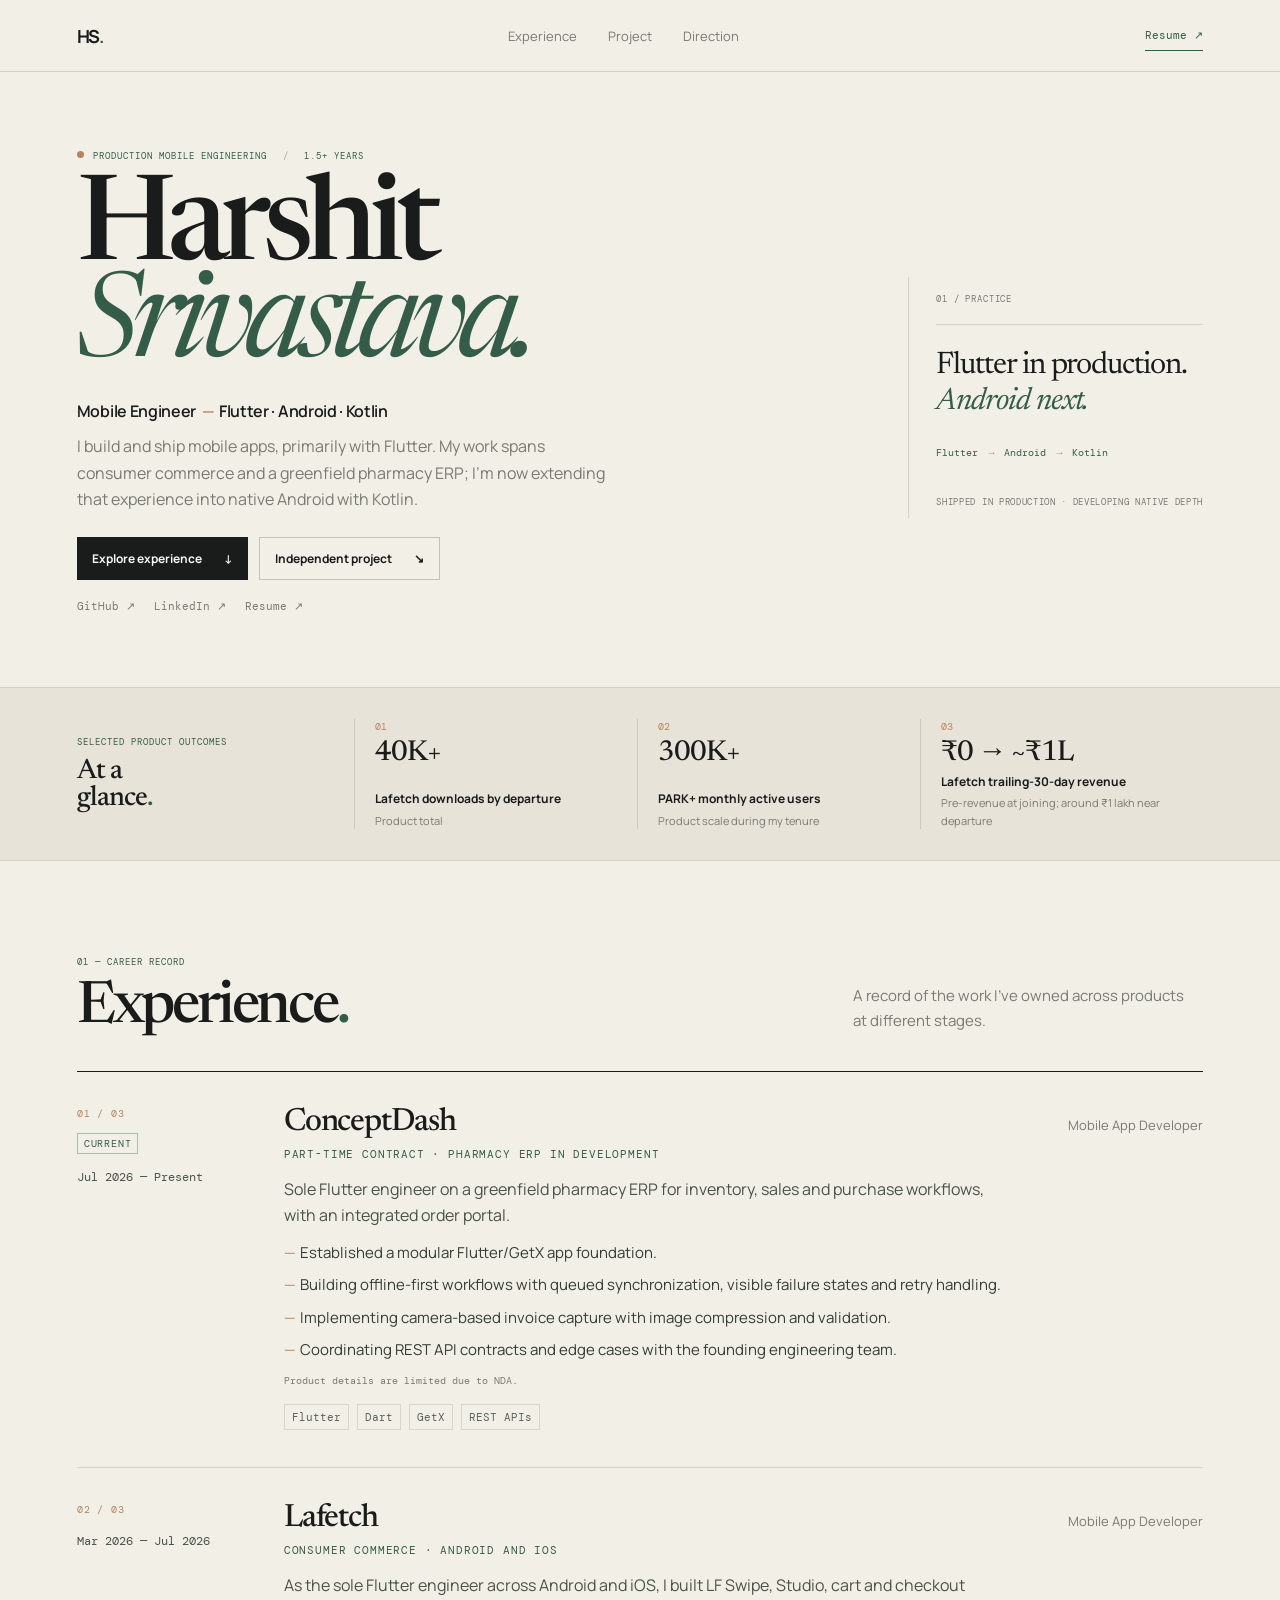
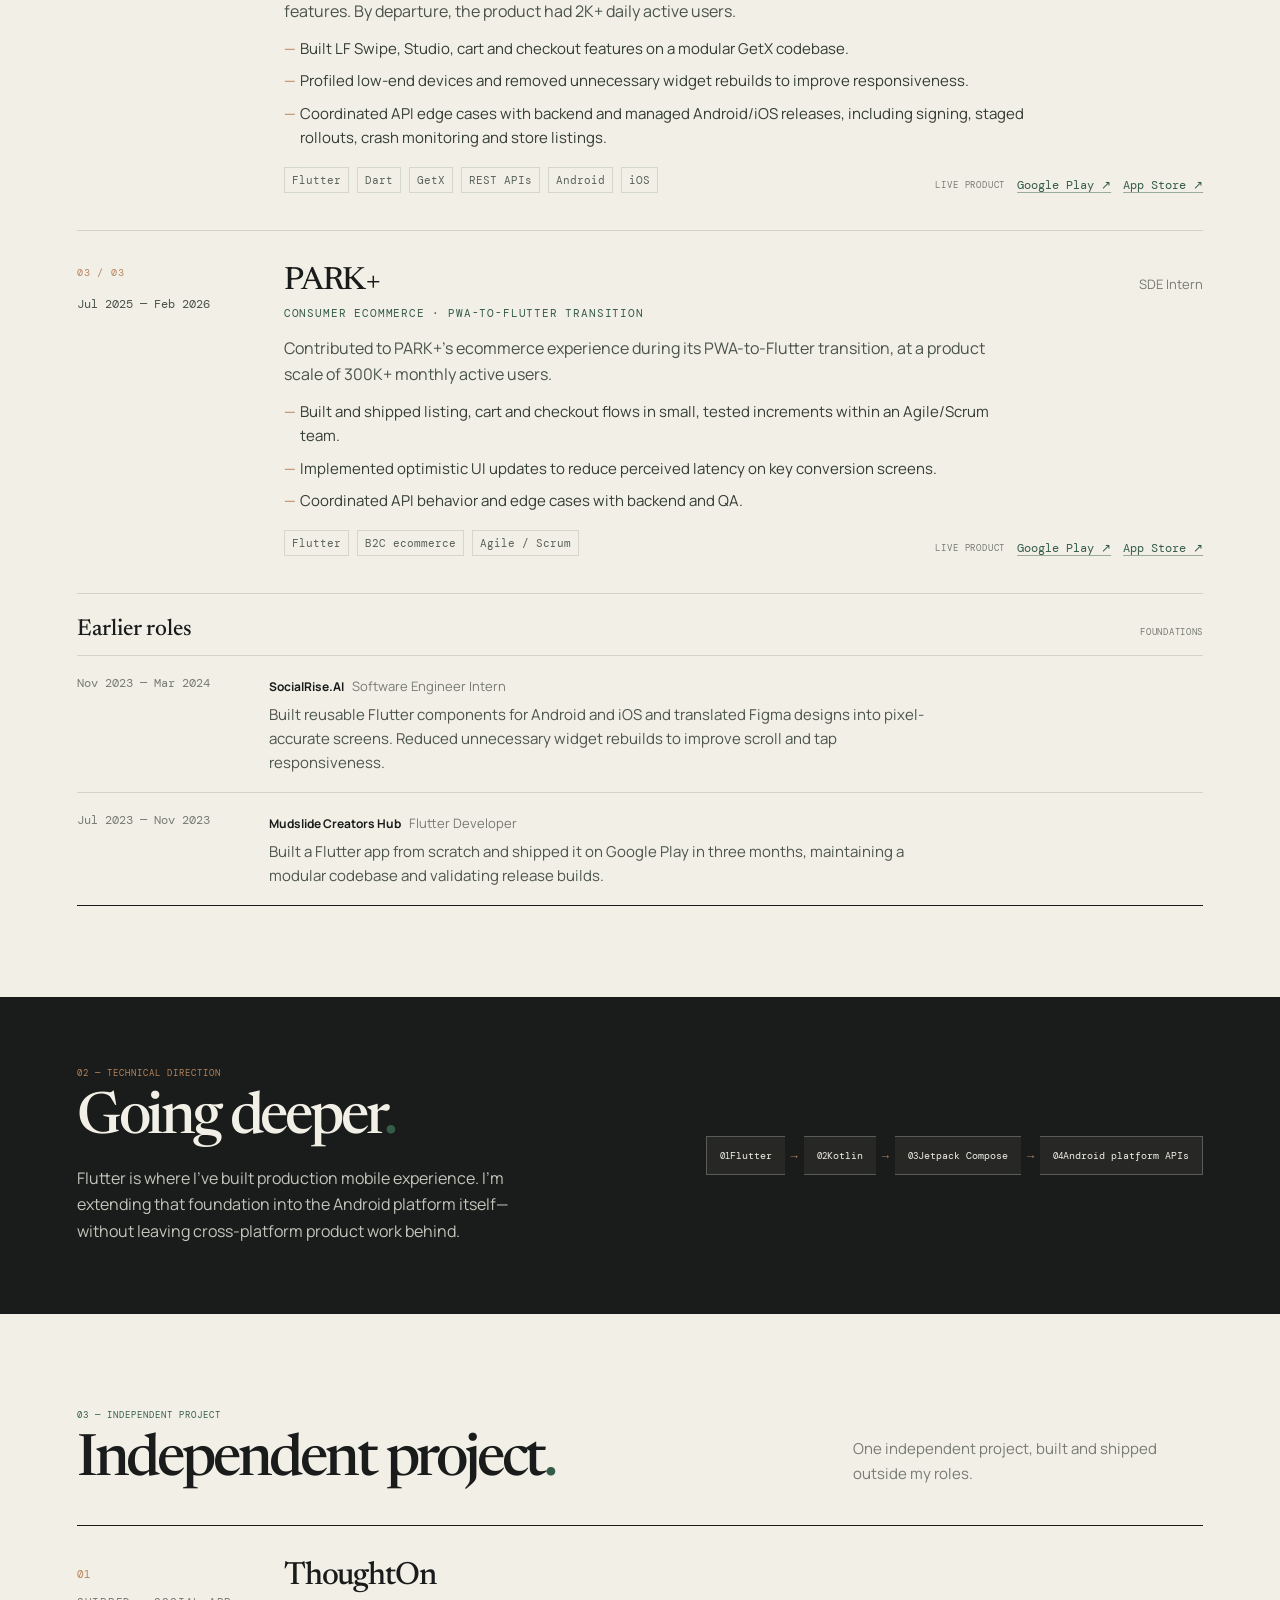
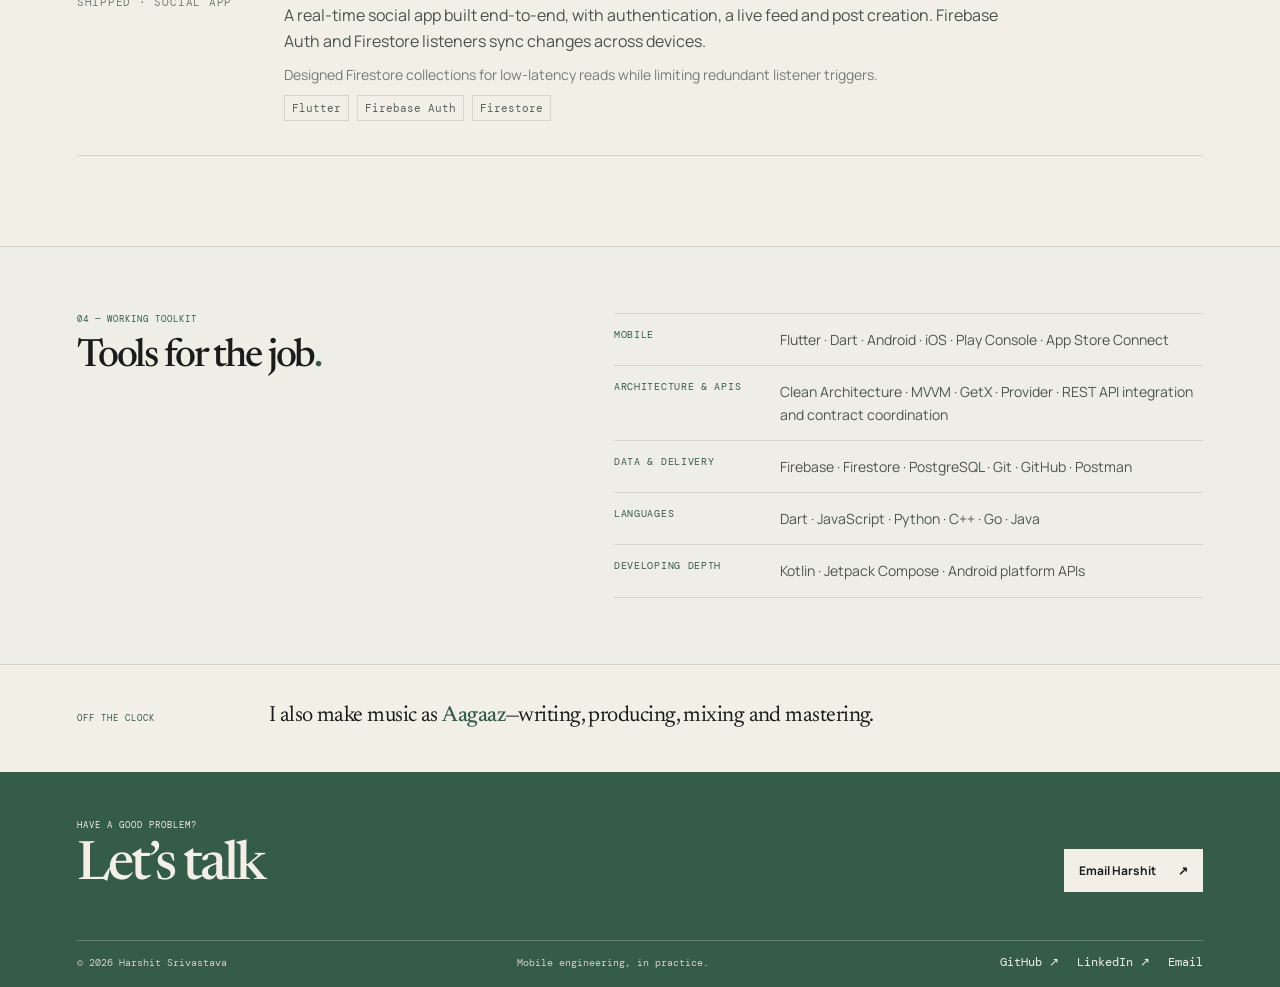
<file: index.html>
<!doctype html>
<html lang="en">
<head>
  <meta charset="utf-8">
  <meta name="viewport" content="width=device-width, initial-scale=1">
  <meta name="theme-color" content="#f2efe7">
  <title>Harshit Srivastava | Mobile Engineer</title>
  <meta name="description" content="Mobile engineer with 1.5+ years of hands-on experience building and shipping Flutter apps across Android and iOS, now extending that experience into native Android with Kotlin.">
  <link rel="canonical" href="https://subsavage.github.io/">
  <meta property="og:type" content="website">
  <meta property="og:title" content="Harshit Srivastava | Mobile Engineer">
  <meta property="og:description" content="Mobile engineer with 1.5+ years of hands-on experience building and shipping Flutter apps across Android and iOS, now extending that experience into native Android with Kotlin.">
  <meta property="og:url" content="https://subsavage.github.io/">
  <meta property="og:locale" content="en_IN">
  <script type="application/ld+json">{"@context":"https://schema.org","@type":"Person","name":"Harshit Srivastava","jobTitle":"Mobile Engineer","description":"Mobile engineer with 1.5+ years of hands-on experience building and shipping Flutter apps across Android and iOS, now extending that experience into native Android with Kotlin.","url":"https://subsavage.github.io/","email":"harshitproff4@gmail.com","sameAs":["https://github.com/subsavage","https://linkedin.com/in/harshit-srivast-ava"]}</script>
  <link rel="icon" href="./favicon.svg" type="image/svg+xml">
  <link rel="preconnect" href="https://fonts.googleapis.com">
  <link rel="preconnect" href="https://fonts.gstatic.com" crossorigin>
  <link href="https://fonts.googleapis.com/css2?family=DM+Mono:wght@400;500&family=Manrope:wght@400;500;600;700&family=Newsreader:ital,opsz,wght@0,6..72,400;0,6..72,500;1,6..72,400;1,6..72,500&display=swap" rel="stylesheet">
  <link rel="stylesheet" href="./styles.css">
</head>
<body>
  <a class="skip-link" href="#main">Skip to content</a>
  <header class="site-header">
    <a class="wordmark" href="#top" aria-label="Harshit Srivastava, home">HS<span>.</span></a>
    <nav aria-label="Main navigation">
      <a href="#experience">Experience</a>
      <a href="#builds">Project</a>
      <a href="#direction">Direction</a>
    </nav>
    <a class="header-link" href="./assets/Harshit-Srivastava-Resume.pdf" target="_blank" rel="noreferrer">Resume <span aria-hidden="true">↗</span></a>
  </header>
  <main id="main">
    <section class="hero page-wrap" id="top" aria-labelledby="hero-title">
      <div class="hero-main">
        <p class="eyebrow"><span class="status-dot" aria-hidden="true"></span>PRODUCTION MOBILE ENGINEERING <span class="eyebrow-sep">/</span> 1.5+ YEARS</p>
        <h1 id="hero-title">Harshit<br><em>Srivastava.</em></h1>
        <p class="hero-role">Mobile Engineer <span>—</span> Flutter · Android · Kotlin</p>
        <p class="hero-copy">I build and ship mobile apps, primarily with Flutter. My work spans consumer commerce and a greenfield pharmacy ERP; I’m now extending that experience into native Android with Kotlin.</p>
        <div class="hero-actions">
          <a class="action action-primary" href="#experience">Explore experience <span aria-hidden="true">↓</span></a>
          <a class="action action-secondary" href="#builds">Independent project <span aria-hidden="true">↘</span></a>
        </div>
        <div class="hero-links" id="hero-links"><a href="https://github.com/subsavage" target="_blank" rel="noopener noreferrer" aria-label="Open Harshit’s GitHub profile (opens in a new tab)">GitHub <span aria-hidden="true">↗</span></a><a href="https://linkedin.com/in/harshit-srivast-ava" target="_blank" rel="noopener noreferrer" aria-label="Open Harshit’s LinkedIn profile (opens in a new tab)">LinkedIn <span aria-hidden="true">↗</span></a><a href="./assets/Harshit-Srivastava-Resume.pdf" target="_blank" rel="noopener noreferrer">Resume <span aria-hidden="true">↗</span></a></div>
      </div>
      <aside class="hero-aside" aria-label="Engineering focus">
        <span class="aside-number">01 / PRACTICE</span>
        <div class="aside-rule"></div>
        <p>Flutter in production.<br><em>Android next.</em></p>
        <div class="focus-path"><span>Flutter</span><b aria-hidden="true">→</b><span>Android</span><b aria-hidden="true">→</b><span>Kotlin</span></div>
        <span class="aside-caption">SHIPPED IN PRODUCTION · DEVELOPING NATIVE DEPTH</span>
      </aside>
    </section>

    <section class="proof-band" aria-labelledby="proof-title">
      <div class="proof-grid page-wrap">
        <div class="proof-heading"><p class="eyebrow">SELECTED PRODUCT OUTCOMES</p><h2 id="proof-title">At a<br>glance<span>.</span></h2></div>
        <div class="proof-items" id="proof-items"><article class="proof-item">
  <span class="proof-index">01</span>
  <strong class="proof-value">40K+</strong>
  <p class="proof-label">Lafetch downloads by departure</p>
  <p class="proof-context">Product total</p>
</article><article class="proof-item">
  <span class="proof-index">02</span>
  <strong class="proof-value">300K+</strong>
  <p class="proof-label">PARK+ monthly active users</p>
  <p class="proof-context">Product scale during my tenure</p>
</article><article class="proof-item">
  <span class="proof-index">03</span>
  <strong class="proof-value">₹0 → ~₹1L</strong>
  <p class="proof-label">Lafetch trailing-30-day revenue</p>
  <p class="proof-context">Pre-revenue at joining; around ₹1 lakh near departure</p>
</article></div>
      </div>
    </section>

    <section class="section-wrap page-wrap" id="experience" aria-labelledby="experience-title">
      <div class="section-head">
        <div><p class="eyebrow">01 — CAREER RECORD</p><h2 id="experience-title">Experience<span>.</span></h2></div>
        <p class="section-deck">A record of the work I’ve owned across products at different stages.</p>
      </div>
      <div class="experience-list" id="experience-list"><article class="experience-entry">
  <div class="entry-rail">
    <span class="entry-index">01 / 03</span>
    <span class="current-label">CURRENT</span>
    <span class="entry-date">Jul 2026 — Present</span>
  </div>
  <div class="entry-main">
    <header class="entry-top"><h3>ConceptDash</h3><span class="entry-role">Mobile App Developer</span></header>
    <p class="entry-domain">Part-time contract · Pharmacy ERP in development</p>
    <p class="entry-summary">Sole Flutter engineer on a greenfield pharmacy ERP for inventory, sales and purchase workflows, with an integrated order portal.</p>
    <ul class="entry-points"><li>Established a modular Flutter/GetX app foundation.</li><li>Building offline-first workflows with queued synchronization, visible failure states and retry handling.</li><li>Implementing camera-based invoice capture with image compression and validation.</li><li>Coordinating REST API contracts and edge cases with the founding engineering team.</li></ul>
    <p class="nda-note">Product details are limited due to NDA.</p>
    <div class="entry-details">
      <div class="tech-list" aria-label="Technologies"><span>Flutter</span><span>Dart</span><span>GetX</span><span>REST APIs</span></div>

    </div>
  </div>
</article><article class="experience-entry">
  <div class="entry-rail">
    <span class="entry-index">02 / 03</span>

    <span class="entry-date">Mar 2026 — Jul 2026</span>
  </div>
  <div class="entry-main">
    <header class="entry-top"><h3>Lafetch</h3><span class="entry-role">Mobile App Developer</span></header>
    <p class="entry-domain">Consumer commerce · Android and iOS</p>
    <p class="entry-summary">As the sole Flutter engineer across Android and iOS, I built LF Swipe, Studio, cart and checkout features. By departure, the product had 2K+ daily active users.</p>
    <ul class="entry-points"><li>Built LF Swipe, Studio, cart and checkout features on a modular GetX codebase.</li><li>Profiled low-end devices and removed unnecessary widget rebuilds to improve responsiveness.</li><li>Coordinated API edge cases with backend and managed Android/iOS releases, including signing, staged rollouts, crash monitoring and store listings.</li></ul>

    <div class="entry-details">
      <div class="tech-list" aria-label="Technologies"><span>Flutter</span><span>Dart</span><span>GetX</span><span>REST APIs</span><span>Android</span><span>iOS</span></div>
      <nav class="product-links" aria-label="Lafetch app listings"><span class="product-links-label">LIVE PRODUCT</span><a href="https://play.google.com/store/apps/details?id=com.lafetch.customer&amp;hl=en_IN" target="_blank" rel="noopener noreferrer" aria-label="Open Lafetch on Google Play (opens in a new tab)">Google Play <span aria-hidden="true">↗</span></a><a href="https://apps.apple.com/in/app/lafetch-fetch-your-fashion/id6739497338" target="_blank" rel="noopener noreferrer" aria-label="Open Lafetch on App Store (opens in a new tab)">App Store <span aria-hidden="true">↗</span></a></nav>
    </div>
  </div>
</article><article class="experience-entry">
  <div class="entry-rail">
    <span class="entry-index">03 / 03</span>

    <span class="entry-date">Jul 2025 — Feb 2026</span>
  </div>
  <div class="entry-main">
    <header class="entry-top"><h3>PARK+</h3><span class="entry-role">SDE Intern</span></header>
    <p class="entry-domain">Consumer ecommerce · PWA-to-Flutter transition</p>
    <p class="entry-summary">Contributed to PARK+’s ecommerce experience during its PWA-to-Flutter transition, at a product scale of 300K+ monthly active users.</p>
    <ul class="entry-points"><li>Built and shipped listing, cart and checkout flows in small, tested increments within an Agile/Scrum team.</li><li>Implemented optimistic UI updates to reduce perceived latency on key conversion screens.</li><li>Coordinated API behavior and edge cases with backend and QA.</li></ul>

    <div class="entry-details">
      <div class="tech-list" aria-label="Technologies"><span>Flutter</span><span>B2C ecommerce</span><span>Agile / Scrum</span></div>
      <nav class="product-links" aria-label="PARK+ app listings"><span class="product-links-label">LIVE PRODUCT</span><a href="https://play.google.com/store/apps/details?id=com.ovunque.parkwheels&amp;hl=en_IN" target="_blank" rel="noopener noreferrer" aria-label="Open PARK+ on Google Play (opens in a new tab)">Google Play <span aria-hidden="true">↗</span></a><a href="https://apps.apple.com/in/app/park-fastag-challan-app/id1244749178" target="_blank" rel="noopener noreferrer" aria-label="Open PARK+ on App Store (opens in a new tab)">App Store <span aria-hidden="true">↗</span></a></nav>
    </div>
  </div>
</article><section class="earlier-block" aria-labelledby="earlier-title">
  <div class="earlier-heading"><h3 id="earlier-title">Earlier roles</h3><span>FOUNDATIONS</span></div>
  <article class="earlier-entry">
    <div class="earlier-meta">Nov 2023 — Mar 2024</div>
    <div class="earlier-content"><h4>SocialRise.AI</h4><span class="earlier-role">Software Engineer Intern</span><p>Built reusable Flutter components for Android and iOS and translated Figma designs into pixel-accurate screens. Reduced unnecessary widget rebuilds to improve scroll and tap responsiveness.</p></div>
  </article><article class="earlier-entry">
    <div class="earlier-meta">Jul 2023 — Nov 2023</div>
    <div class="earlier-content"><h4>Mudslide Creators Hub</h4><span class="earlier-role">Flutter Developer</span><p>Built a Flutter app from scratch and shipped it on Google Play in three months, maintaining a modular codebase and validating release builds.</p></div>
  </article>
</section></div>
    </section>

    <section class="direction-band" id="direction" aria-labelledby="direction-title">
      <div class="direction-grid page-wrap">
        <div class="direction-copy">
          <p class="eyebrow">02 — TECHNICAL DIRECTION</p>
          <h2 id="direction-title">Going deeper<span>.</span></h2>
          <p>Flutter is where I’ve built production mobile experience. I’m extending that foundation into the Android platform itself—without leaving cross-platform product work behind.</p>
        </div>
        <div class="direction-path" id="direction-path" aria-label="Current technical direction"><span class="direction-step"><small>01</small>Flutter</span><span class="direction-arrow" aria-hidden="true">→</span><span class="direction-step"><small>02</small>Kotlin</span><span class="direction-arrow" aria-hidden="true">→</span><span class="direction-step"><small>03</small>Jetpack Compose</span><span class="direction-arrow" aria-hidden="true">→</span><span class="direction-step"><small>04</small>Android platform APIs</span></div>
      </div>
    </section>

    <section class="section-wrap page-wrap builds-section" id="builds" aria-labelledby="builds-title">
      <div class="section-head">
        <div><p class="eyebrow">03 — INDEPENDENT PROJECT</p><h2 id="builds-title">Independent project<span>.</span></h2></div>
        <p class="section-deck">One independent project, built and shipped outside my roles.</p>
      </div>
      <div class="project-list" id="project-list"><article class="project-entry">
  <div><span class="project-index">01</span><span class="project-status">SHIPPED · SOCIAL APP</span></div>
  <div class="project-main"><h3>ThoughtOn</h3><p>A real-time social app built end-to-end, with authentication, a live feed and post creation. Firebase Auth and Firestore listeners sync changes across devices.</p><p class="project-detail">Designed Firestore collections for low-latency reads while limiting redundant listener triggers.</p><div class="tech-list" aria-label="Technologies"><span>Flutter</span><span>Firebase Auth</span><span>Firestore</span></div></div>
</article></div>
    </section>

    <section class="toolkit-band" id="toolkit" aria-labelledby="toolkit-title">
      <div class="toolkit-grid page-wrap">
        <div><p class="eyebrow">04 — WORKING TOOLKIT</p><h2 id="toolkit-title">Tools for the job<span>.</span></h2></div>
        <div class="skills-list" id="skills-list"><div class="skill-row"><strong class="skill-category">Mobile</strong><span class="skill-items">Flutter · Dart · Android · iOS · Play Console · App Store Connect</span></div><div class="skill-row"><strong class="skill-category">Architecture &amp; APIs</strong><span class="skill-items">Clean Architecture · MVVM · GetX · Provider · REST API integration and contract coordination</span></div><div class="skill-row"><strong class="skill-category">Data &amp; delivery</strong><span class="skill-items">Firebase · Firestore · PostgreSQL · Git · GitHub · Postman</span></div><div class="skill-row"><strong class="skill-category">Languages</strong><span class="skill-items">Dart · JavaScript · Python · C++ · Go · Java</span></div><div class="skill-row"><strong class="skill-category">Developing depth</strong><span class="skill-items">Kotlin · Jetpack Compose · Android platform APIs</span></div></div>
      </div>
    </section>

    <section class="about-line page-wrap" id="about" aria-label="Outside engineering">
      <p class="eyebrow">OFF THE CLOCK</p>
      <p>I also make music as <strong>Aagaaz</strong>—writing, producing, mixing and mastering.</p>
    </section>
  </main>
  <footer class="site-footer" id="contact">
    <div class="footer-inner page-wrap">
      <div class="footer-main"><p class="eyebrow">HAVE A GOOD PROBLEM?</p><h2>Let’s talk<span>.</span></h2></div>
      <a class="action action-primary contact-action" href="mailto:harshitproff4@gmail.com">Email Harshit <span aria-hidden="true">↗</span></a>
      <div class="footer-bottom"><span>© 2026 Harshit Srivastava</span><span>Mobile engineering, in practice.</span><div class="footer-links" id="footer-links"><a href="https://github.com/subsavage" target="_blank" rel="noopener noreferrer" aria-label="Open Harshit’s GitHub profile (opens in a new tab)">GitHub <span aria-hidden="true">↗</span></a><a href="https://linkedin.com/in/harshit-srivast-ava" target="_blank" rel="noopener noreferrer" aria-label="Open Harshit’s LinkedIn profile (opens in a new tab)">LinkedIn <span aria-hidden="true">↗</span></a><a href="mailto:harshitproff4@gmail.com">Email</a></div></div>
    </div>
  </footer>
</body>
</html>
</file>
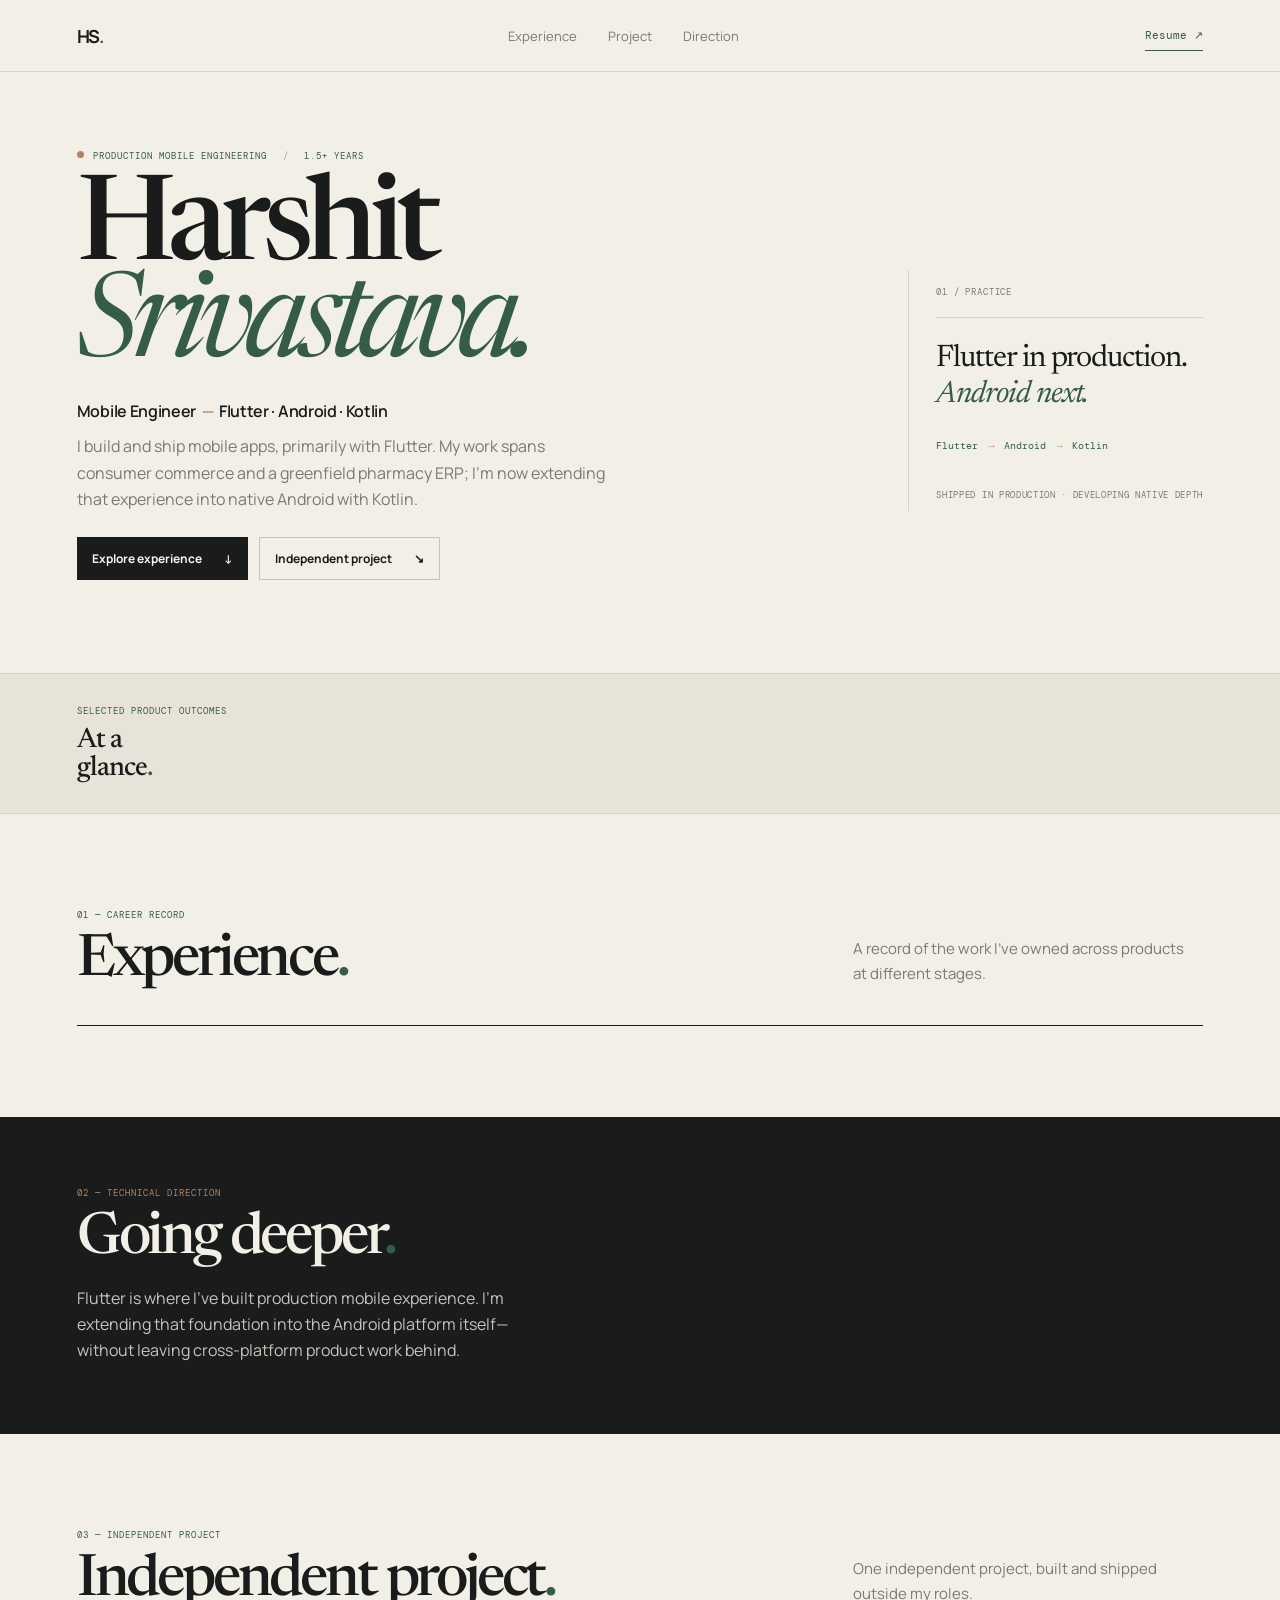
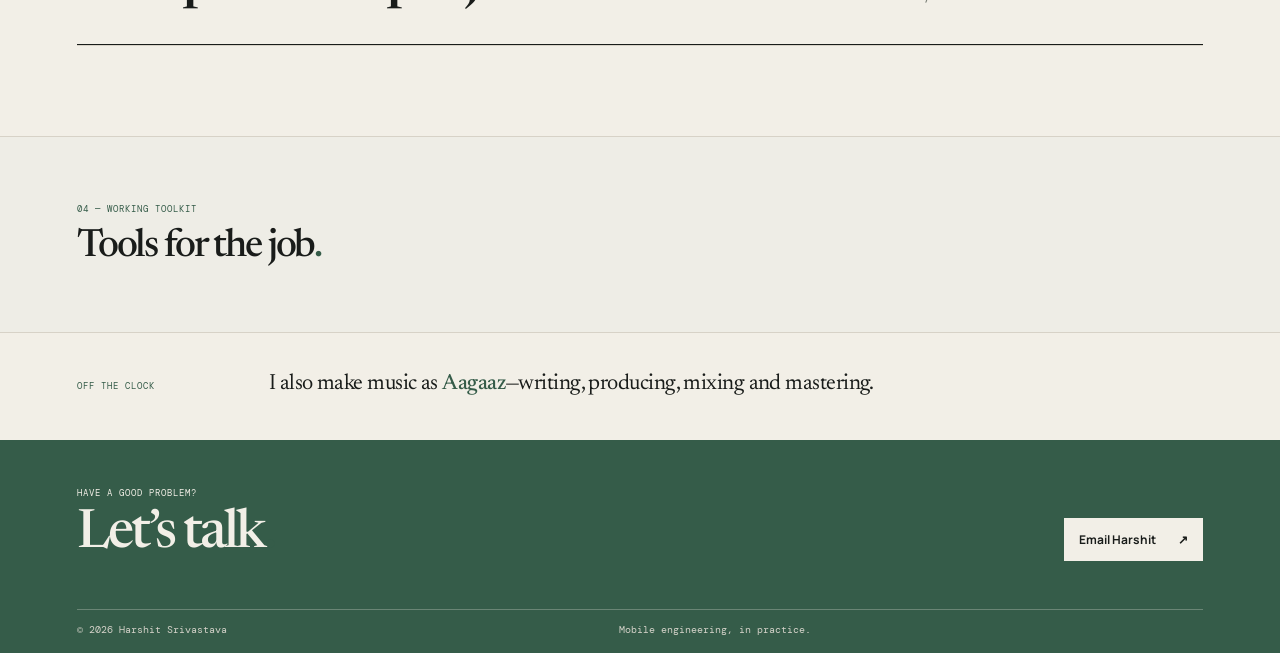
<file: index.template.html>
<!doctype html>
<html lang="en">
<head>
  <meta charset="utf-8">
  <meta name="viewport" content="width=device-width, initial-scale=1">
  <meta name="theme-color" content="#f2efe7">
  <title>Harshit Srivastava | Mobile Engineer</title>
  <meta name="description" content="Production mobile engineer with 1.5+ years of Flutter experience, shipping apps across Android and iOS while deepening native Android and Kotlin expertise.">
  <link rel="canonical" href="https://subsavage.github.io/">
  <meta property="og:type" content="website">
  <meta property="og:title" content="Harshit Srivastava | Mobile Engineer">
  <meta property="og:description" content="Production mobile engineer with 1.5+ years of Flutter experience, shipping apps across Android and iOS while deepening native Android and Kotlin expertise.">
  <meta property="og:url" content="https://subsavage.github.io/">
  <meta property="og:locale" content="en_IN">
  <script type="application/ld+json">{{JSON_LD}}</script>
  <link rel="icon" href="./favicon.svg" type="image/svg+xml">
  <link rel="preconnect" href="https://fonts.googleapis.com">
  <link rel="preconnect" href="https://fonts.gstatic.com" crossorigin>
  <link href="https://fonts.googleapis.com/css2?family=DM+Mono:wght@400;500&family=Manrope:wght@400;500;600;700&family=Newsreader:ital,opsz,wght@0,6..72,400;0,6..72,500;1,6..72,400;1,6..72,500&display=swap" rel="stylesheet">
  <link rel="stylesheet" href="./styles.css">
</head>
<body>
  <a class="skip-link" href="#main">Skip to content</a>
  <header class="site-header">
    <a class="wordmark" href="#top" aria-label="Harshit Srivastava, home">HS<span>.</span></a>
    <nav aria-label="Main navigation">
      <a href="#experience">Experience</a>
      <a href="#builds">Project</a>
      <a href="#direction">Direction</a>
    </nav>
    <a class="header-link" href="./assets/Harshit-Srivastava-Resume.pdf" target="_blank" rel="noreferrer">Resume <span aria-hidden="true">↗</span></a>
  </header>
  <main id="main">
    <section class="hero page-wrap" id="top" aria-labelledby="hero-title">
      <div class="hero-main">
        <p class="eyebrow"><span class="status-dot" aria-hidden="true"></span>PRODUCTION MOBILE ENGINEERING <span class="eyebrow-sep">/</span> 1.5+ YEARS</p>
        <h1 id="hero-title">Harshit<br><em>Srivastava.</em></h1>
        <p class="hero-role">Mobile Engineer <span>—</span> Flutter · Android · Kotlin</p>
        <p class="hero-copy">I build and ship mobile apps, primarily with Flutter. My work spans consumer commerce and a greenfield pharmacy ERP; I’m now extending that experience into native Android with Kotlin.</p>
        <div class="hero-actions">
          <a class="action action-primary" href="#experience">Explore experience <span aria-hidden="true">↓</span></a>
          <a class="action action-secondary" href="#builds">Independent project <span aria-hidden="true">↘</span></a>
        </div>
        <div class="hero-links" id="hero-links"><!-- build:hero-links --></div>
      </div>
      <aside class="hero-aside" aria-label="Engineering focus">
        <span class="aside-number">01 / PRACTICE</span>
        <div class="aside-rule"></div>
        <p>Flutter in production.<br><em>Android next.</em></p>
        <div class="focus-path"><span>Flutter</span><b aria-hidden="true">→</b><span>Android</span><b aria-hidden="true">→</b><span>Kotlin</span></div>
        <span class="aside-caption">SHIPPED IN PRODUCTION · DEVELOPING NATIVE DEPTH</span>
      </aside>
    </section>

    <section class="proof-band" aria-labelledby="proof-title">
      <div class="proof-grid page-wrap">
        <div class="proof-heading"><p class="eyebrow">SELECTED PRODUCT OUTCOMES</p><h2 id="proof-title">At a<br>glance<span>.</span></h2></div>
        <div class="proof-items" id="proof-items"><!-- build:proof --></div>
      </div>
    </section>

    <section class="section-wrap page-wrap" id="experience" aria-labelledby="experience-title">
      <div class="section-head">
        <div><p class="eyebrow">01 — CAREER RECORD</p><h2 id="experience-title">Experience<span>.</span></h2></div>
        <p class="section-deck">A record of the work I’ve owned across products at different stages.</p>
      </div>
      <div class="experience-list" id="experience-list"><!-- build:experience --></div>
    </section>

    <section class="direction-band" id="direction" aria-labelledby="direction-title">
      <div class="direction-grid page-wrap">
        <div class="direction-copy">
          <p class="eyebrow">02 — TECHNICAL DIRECTION</p>
          <h2 id="direction-title">Going deeper<span>.</span></h2>
          <p>Flutter is where I’ve built production mobile experience. I’m extending that foundation into the Android platform itself—without leaving cross-platform product work behind.</p>
        </div>
        <div class="direction-path" id="direction-path" aria-label="Current technical direction"><!-- build:direction --></div>
      </div>
    </section>

    <section class="section-wrap page-wrap builds-section" id="builds" aria-labelledby="builds-title">
      <div class="section-head">
        <div><p class="eyebrow">03 — INDEPENDENT PROJECT</p><h2 id="builds-title">Independent project<span>.</span></h2></div>
        <p class="section-deck">One independent project, built and shipped outside my roles.</p>
      </div>
      <div class="project-list" id="project-list"><!-- build:projects --></div>
    </section>

    <section class="toolkit-band" id="toolkit" aria-labelledby="toolkit-title">
      <div class="toolkit-grid page-wrap">
        <div><p class="eyebrow">04 — WORKING TOOLKIT</p><h2 id="toolkit-title">Tools for the job<span>.</span></h2></div>
        <div class="skills-list" id="skills-list"><!-- build:skills --></div>
      </div>
    </section>

    <section class="about-line page-wrap" id="about" aria-label="Outside engineering">
      <p class="eyebrow">OFF THE CLOCK</p>
      <p>I also make music as <strong>Aagaaz</strong>—writing, producing, mixing and mastering.</p>
    </section>
  </main>
  <footer class="site-footer" id="contact">
    <div class="footer-inner page-wrap">
      <div class="footer-main"><p class="eyebrow">HAVE A GOOD PROBLEM?</p><h2>Let’s talk<span>.</span></h2></div>
      <a class="action action-primary contact-action" href="mailto:harshitproff4@gmail.com">Email Harshit <span aria-hidden="true">↗</span></a>
      <div class="footer-bottom"><span>© 2026 Harshit Srivastava</span><span>Mobile engineering, in practice.</span><div class="footer-links" id="footer-links"><!-- build:footer-links --></div></div>
    </div>
  </footer>
</body>
</html>
</file>
<file: styles.css>
:root {
  --paper: #f2efe7;
  --paper-deep: #e8e3d8;
  --white: #f8f6f0;
  --ink: #191c1a;
  --muted: #777b74;
  --line: #d7d2c7;
  --green: #355c49;
  --green-soft: #e4e8e1;
  --rust: #b7835b;
  --mono: "DM Mono",monospace;
  --sans: "Manrope",Arial,sans-serif;
  --display: "Newsreader",Georgia,serif;
  --max: 1180px
}

* {
  box-sizing: border-box
}

html {
  scroll-behavior: smooth;
  scroll-padding-top: 88px
}

body {
  margin: 0;
  background: var(--paper);
  color: var(--ink);
  font-family: var(--sans);
  font-size: 14px;
  -webkit-font-smoothing: antialiased
}

a {
  color: inherit;
  text-decoration: none
}

a:focus-visible {
  outline: 3px solid var(--rust);
  outline-offset: 4px
}

::selection {
  background: var(--green);
  color: var(--white)
}

.page-wrap {
  width: min(var(--max),88%);
  margin-inline: auto
}

.skip-link {
  position: absolute;
  left: -9999px;
  top: 8px;
  z-index: 10;
  background: var(--ink);
  color: white;
  padding: 12px
}

.skip-link:focus {
  left: 12px
}

.site-header {
  height: 72px;
  padding-inline: max(calc((100vw - var(--max))/2),6%);
  display: flex;
  align-items: center;
  justify-content: space-between;
  position: sticky;
  top: 0;
  z-index: 5;
  background: rgba(242,239,231,.97);
  border-bottom: 1px solid var(--line)
}

.wordmark {
  font-size: 18px;
  font-weight: 700;
  letter-spacing: -1.5px
}

.wordmark span,.accent,.section-head h2 span,.proof-heading h2 span,.direction-copy h2 span,.toolkit-grid h2 span,.footer-main h2 span {
  color: var(--green)
}

.site-header nav {
  display: flex;
  gap: 31px;
  font-size: 11px;
  color: #4b554b
}

.site-header nav a,.header-link,.hero-links a,.footer-links a {
  color: var(--muted)
}

.site-header nav a:hover,.header-link:hover,.hero-links a:hover,.footer-links a:hover {
  color: var(--rust)
}

.header-link {
  font: 10px var(--mono);
  border-bottom: 1px solid var(--green);
  padding: 8px 0;
  color: var(--green)
}

.hero {
  min-height: 560px;
  padding-block: 78px 74px;
  display: grid;
  grid-template-columns: minmax(0,1.3fr) minmax(260px,.7fr);
  align-items: center;
  column-gap: 8%;
  position: relative
}

.hero-main {
  max-width: 710px
}

.eyebrow {
  font: 9px var(--mono);
  letter-spacing: .11em;
  text-transform: uppercase;
  color: var(--green);
  margin: 0 0 21px
}

.status-dot {
  display: inline-block;
  width: 7px;
  height: 7px;
  border-radius: 50%;
  background: var(--rust);
  margin-right: 9px;
  vertical-align: 1px
}

.eyebrow-sep {
  color: #a2a89d;
  margin-inline: 10px
}

.hero h1 {
  font: 500 clamp(72px,9.2vw,126px)/.82 var(--display);
  letter-spacing: -.065em;
  margin: 0 0 24px
}

.hero h1 em {
  font-weight: 400;
  color: var(--green);
  letter-spacing: -.075em
}

.hero-role {
  font-size: 14px;
  font-weight: 600;
  letter-spacing: -.02em;
  margin: 0 0 11px
}

.hero-role span {
  color: var(--rust);
  padding-inline: 3px
}

.hero-copy {
  max-width: 540px;
  color: var(--muted);
  line-height: 1.85;
  font-size: 13px;
  margin: 0
}

.hero-actions {
  display: flex;
  gap: 11px;
  margin: 25px 0 19px
}

.action {
  min-height: 43px;
  display: inline-flex;
  align-items: center;
  justify-content: space-between;
  gap: 22px;
  padding: 0 15px;
  font-size: 10px;
  font-weight: 700;
  transition: background .18s,color .18s,border-color .18s
}

.action-primary {
  background: var(--ink);
  color: var(--white)
}

.action-primary:hover {
  background: var(--green)
}

.action-secondary {
  border: 1px solid #bfc6b9
}

.action-secondary:hover {
  border-color: var(--green);
  color: var(--green)
}

.hero-links {
  display: flex;
  gap: 19px;
  font: 9px var(--mono);
  color: var(--muted)
}

.hero-aside {
  max-width: 325px;
  justify-self: end;
  border-left: 1px solid var(--line);
  padding: 7px 0 8px 27px;
  margin-top: 32px
}

.aside-number,.aside-caption {
  font: 8px var(--mono);
  letter-spacing: .09em;
  color: var(--muted)
}

.aside-rule {
  width: 100%;
  height: 1px;
  background: var(--line);
  margin: 17px 0 23px
}

.hero-aside>p {
  font: 400 31px/1.15 var(--display);
  letter-spacing: -.035em;
  margin: 0 0 27px
}

.hero-aside>p em {
  color: var(--green);
  font-weight: 400
}

.focus-path {
  display: flex;
  align-items: center;
  gap: 10px;
  font: 10px var(--mono);
  color: var(--green);
  margin-bottom: 28px
}

.focus-path b {
  font-weight: 400;
  color: var(--rust)
}

.aside-caption {
  font-size: 7px;
  letter-spacing: .075em
}

.hero-index {
  position: absolute;
  right: 0;
  bottom: 27px;
  font: 8px/1.7 var(--mono);
  letter-spacing: .1em;
  color: #8b9287;
  text-align: right
}

.proof-band {
  background: var(--paper-deep);
  border-top: 1px solid var(--line);
  border-bottom: 1px solid var(--line)
}

.proof-grid {
  display: grid;
  grid-template-columns: .8fr 2.8fr;
  gap: 30px;
  align-items: center;
  padding-block: 27px
}

.proof-heading .eyebrow {
  margin-bottom: 10px;
  font-size: 8px
}

.proof-heading h2 {
  font: 500 24px/.98 var(--display);
  letter-spacing: -.035em;
  margin: 0
}

.proof-items {
  display: grid;
  grid-template-columns: repeat(3,minmax(0,1fr))
}

.proof-item {
  min-height: 75px;
  border-left: 1px solid #c6cbbf;
  padding: 1px 17px 0;
  display: grid;
  grid-template-rows: auto 1fr auto;
  align-content: start
}

.proof-item:first-child {
  border-left: 1px solid #c6cbbf
}

.proof-index {
  font: 8px var(--mono);
  color: var(--rust);
  letter-spacing: .05em
}

.proof-value {
  font: 500 clamp(22px,2.4vw,31px)/1 var(--display);
  letter-spacing: -.035em;
  margin: 7px 0 4px;
  white-space: nowrap
}

.proof-label {
  font-size: 9px;
  line-height: 1.45;
  font-weight: 700;
  margin: 0 0 4px
}

.proof-context {
  font-size: 8px;
  line-height: 1.5;
  color: var(--muted);
  margin: 0
}

.section-wrap {
  padding-block: 95px 91px
}

.section-head {
  display: grid;
  grid-template-columns: 1fr minmax(230px,350px);
  gap: 35px;
  align-items: end;
  margin-bottom: 37px
}

.section-head .eyebrow,.direction-copy .eyebrow,.toolkit-grid .eyebrow {
  margin-bottom: 13px
}

.section-head h2,.direction-copy h2,.toolkit-grid h2 {
  font: 500 clamp(39px,5.3vw,58px)/.96 var(--display);
  letter-spacing: -.055em;
  margin: 0
}

.section-deck {
  max-width: 340px;
  color: var(--muted);
  font-size: 11px;
  line-height: 1.85;
  margin: 0 0 3px
}

.experience-list {
  border-top: 1px solid var(--ink)
}

.experience-entry {
  display: grid;
  grid-template-columns: 155px minmax(0,1fr);
  gap: 37px;
  padding: 30px 0 33px;
  border-bottom: 1px solid var(--line)
}

.entry-rail {
  display: flex;
  flex-direction: column;
  align-items: flex-start;
  gap: 9px;
  font: 9px var(--mono);
  color: var(--muted);
  line-height: 1.55
}

.entry-index {
  font-size: 8px;
  color: var(--rust);
  letter-spacing: .08em
}

.current-label {
  display: inline-block;
  color: var(--green);
  border: 1px solid #aebcaf;
  padding: 3px 6px;
  font: 8px var(--mono);
  letter-spacing: .08em
}

.entry-date {
  margin-top: 3px;
  color: #485349
}

.entry-main {
  min-width: 0
}

.entry-top {
  display: flex;
  align-items: baseline;
  justify-content: space-between;
  gap: 20px;
  margin-bottom: 4px
}

.entry-top h3 {
  font: 500 29px/1 var(--display);
  letter-spacing: -.035em;
  margin: 0
}

.entry-role {
  font-size: 10px;
  color: var(--muted);
  white-space: nowrap
}

.entry-domain {
  font: 8px var(--mono);
  letter-spacing: .075em;
  text-transform: uppercase;
  color: var(--green);
  margin: 9px 0 14px
}

.entry-summary {
  max-width: 800px;
  color: #49534a;
  font-size: 11px;
  line-height: 1.8;
  margin: 0 0 12px
}

.entry-points {
  list-style: none;
  display: grid;
  gap: 6px;
  padding: 0;
  margin: 0;
  max-width: 800px
}

.entry-points li {
  position: relative;
  padding-left: 16px;
  font-size: 11px;
  line-height: 1.72;
  color: #333d34
}

.entry-points li::before {
  content: "—";
  position: absolute;
  left: 0;
  color: var(--rust)
}

.entry-details {
  display: grid;
  grid-template-columns: minmax(0,1fr) auto;
  align-items: end;
  gap: 18px;
  margin-top: 17px
}

.tech-list {
  display: flex;
  gap: 6px;
  flex-wrap: wrap
}

.tech-list span {
  font: 8px var(--mono);
  color: #596359;
  border: 1px solid #d3d7cc;
  padding: 4px 6px
}

.nda-note {
  font: 8px var(--mono);
  color: var(--muted);
  margin: 12px 0 0
}

.product-links {
  display: flex;
  align-items: center;
  gap: 12px;
  flex-wrap: wrap
}

.product-links-label {
  font: 7px var(--mono);
  letter-spacing: .09em;
  color: var(--muted)
}

.product-links a {
  font: 8px var(--mono);
  color: var(--green);
  text-decoration: underline;
  text-decoration-color: #9aab99;
  text-underline-offset: 3px
}

.product-links a:hover {
  color: var(--rust)
}

.earlier-block {
  border-bottom: 1px solid var(--ink);
  padding-top: 24px
}

.earlier-heading {
  display: flex;
  align-items: baseline;
  justify-content: space-between;
  border-bottom: 1px solid var(--line);
  padding: 0 0 14px
}

.earlier-heading h3 {
  font: 500 23px var(--display);
  margin: 0
}

.earlier-heading span {
  font: 8px var(--mono);
  color: var(--muted);
  letter-spacing: .08em
}

.earlier-entry {
  display: grid;
  grid-template-columns: 155px minmax(0,1fr);
  gap: 37px;
  padding: 17px 0;
  border-bottom: 1px solid var(--line)
}

.earlier-entry:last-child {
  border-bottom: 0
}

.earlier-meta {
  font: 9px var(--mono);
  color: var(--muted);
  line-height: 1.7
}

.earlier-content h4 {
  display: inline;
  font-size: 12px;
  margin: 0;
  font-weight: 700
}

.earlier-role {
  font-size: 10px;
  color: var(--muted);
  margin-left: 8px
}

.earlier-content p {
  font-size: 10px;
  line-height: 1.7;
  color: #4c554c;
  margin: 7px 0 0
}

.direction-band {
  background: var(--ink);
  color: var(--paper);
  border-top: 1px solid var(--ink);
  border-bottom: 1px solid var(--ink);
  padding-block: 69px
}

.direction-grid {
  display: grid;
  grid-template-columns: 1fr 1.1fr;
  gap: 70px;
  align-items: center
}

.direction-copy .eyebrow {
  color: var(--rust)
}

.direction-copy h2 {
  color: var(--paper)
}

.direction-copy>p:last-child {
  font-size: 11px;
  line-height: 1.85;
  color: #c4c5bd;
  max-width: 440px;
  margin: 17px 0 0
}

.direction-path {
  display: flex;
  align-items: center;
  justify-content: flex-end;
  gap: 0;
  flex-wrap: wrap
}

.direction-step {
  color: var(--paper);
  font: 9px var(--mono);
  padding: 10px 11px;
  background: rgba(242,239,231,.06);
  border-top: 1px solid #585d57;
  border-bottom: 1px solid #585d57;
  white-space: nowrap
}

.direction-step:first-child {
  border-left: 1px solid #585d57
}

.direction-step:last-child {
  border-right: 1px solid #585d57
}

.direction-arrow {
  font: 12px var(--mono);
  color: var(--rust);
  padding-inline: 6px
}

.builds-section {
  padding-bottom: 90px
}

.project-list {
  border-top: 1px solid var(--ink);
  border-bottom: 1px solid var(--line)
}

.project-entry {
  display: grid;
  grid-template-columns: 155px minmax(0,1fr);
  gap: 37px;
  padding: 28px 0
}

.project-index {
  font: 9px var(--mono);
  color: var(--rust)
}

.project-status {
  display: block;
  font: 8px var(--mono);
  letter-spacing: .07em;
  color: var(--muted);
  margin-top: 12px
}

.project-main h3 {
  font: 500 29px/1 var(--display);
  letter-spacing: -.035em;
  margin: 0 0 10px
}

.project-main p {
  max-width: 760px;
  font-size: 11px;
  line-height: 1.8;
  color: #49534a;
  margin: 0 0 9px
}

.project-main .project-detail {
  font-size: 10px;
  color: var(--muted)
}

.toolkit-band {
  background: #eeede6;
  border-top: 1px solid var(--line);
  border-bottom: 1px solid var(--line);
  padding-block: 59px
}

.toolkit-grid {
  display: grid;
  grid-template-columns: .9fr 1.1fr;
  gap: 55px;
  align-items: start
}

.toolkit-grid h2 {
  font-size: 39px
}

.skills-list {
  display: grid
}

.skill-row {
  display: grid;
  grid-template-columns: 135px minmax(0,1fr);
  gap: 16px;
  padding: 11px 0;
  border-bottom: 1px solid var(--line)
}

.skill-row:first-child {
  border-top: 1px solid var(--line)
}

.skill-category {
  font: 8px var(--mono);
  letter-spacing: .07em;
  color: var(--green);
  text-transform: uppercase
}

.skill-items {
  font-size: 10px;
  line-height: 1.7;
  color: #4d574e
}

.about-line {
  display: grid;
  grid-template-columns: 155px 1fr;
  gap: 37px;
  padding-block: 37px 42px;
  align-items: baseline
}

.about-line .eyebrow {
  margin: 0;
  font-size: 8px
}

.about-line>p:last-child {
  font: 400 22px/1.3 var(--display);
  margin: 0;
  letter-spacing: -.025em
}

.about-line strong {
  color: var(--green);
  font-weight: 500
}

.site-footer {
  background: var(--green);
  color: var(--paper);
  border-top: 1px solid var(--green)
}

.footer-inner {
  display: grid;
  grid-template-columns: 1fr auto;
  align-items: end;
  gap: 28px;
  padding-block: 46px 17px
}

.footer-main .eyebrow {
  margin-bottom: 10px;
  color: var(--paper)
}

.footer-main h2 {
  font: 500 48px/.95 var(--display);
  letter-spacing: -.055em;
  margin: 0
}

.site-footer .action-primary {
  background: var(--paper);
  border-color: var(--paper);
  color: var(--ink)
}

.contact-action {
  min-width: 135px
}

.footer-bottom {
  grid-column: 1/-1;
  display: flex;
  justify-content: space-between;
  align-items: center;
  gap: 20px;
  border-top: 1px solid rgba(242,239,231,.28);
  margin-top: 20px;
  padding-top: 13px;
  font: 8px var(--mono);
  color: #d4d2c9
}

.footer-links {
  display: flex;
  gap: 15px
}

.footer-links a {
  color: var(--paper)
}

@media(prefers-reduced-motion:reduce) {
  *,*::before,*::after {
  scroll-behavior: auto!important;
  transition-duration: .01ms!important;
  animation-duration: .01ms!important
}


}

@media(max-width:800px) {
  .page-wrap {
  width: 88%
}

.hero {
  grid-template-columns: 1fr .65fr;
  column-gap: 5%;
  min-height: 510px
}

.hero h1 {
  font-size: clamp(68px,10vw,92px)
}

.hero-aside {
  padding-left: 19px
}

.hero-aside>p {
  font-size: 26px
}

.proof-grid {
  grid-template-columns: 1fr;
  gap: 18px;
  padding-block: 23px
}

.proof-heading h2 br {
  display: none
}

.proof-items {
  grid-template-columns: repeat(3,minmax(0,1fr))
}

.proof-item {
  padding-inline: 12px
}

.section-wrap {
  padding-block: 75px
}

.experience-entry,.earlier-entry,.project-entry {
  grid-template-columns: 120px minmax(0,1fr);
  gap: 24px
}

.direction-grid {
  gap: 35px
}

.direction-path {
  justify-content: flex-start
}

.direction-step {
  font-size: 8px;
  padding-inline: 8px
}

.toolkit-grid {
  gap: 30px
}

.about-line {
  grid-template-columns: 120px 1fr;
  gap: 24px
}


}

@media(max-width:620px) {
  html {
  scroll-padding-top: 72px
}

.site-header {
  height: 62px;
  padding-inline: 6%
}

.site-header nav {
  gap: 13px;
  font-size: 9px
}

.wordmark {
  font-size: 16px
}

.header-link {
  font-size: 8px
}

.hero {
  display: block;
  min-height: 0;
  padding-block: 61px 52px
}

.hero h1 {
  font-size: clamp(68px,16vw,95px);
  margin-bottom: 21px
}

.hero-role {
  font-size: 12px
}

.hero-copy {
  font-size: 12px
}

.hero-aside {
  max-width: none;
  margin: 37px 0 0 7%;
  padding-left: 17px
}

.hero-aside>p {
  font-size: 25px;
  margin-bottom: 19px
}

.aside-rule {
  margin: 13px 0 17px
}

.focus-path {
  margin-bottom: 17px
}

.hero-index {
  bottom: 18px
}

.proof-grid {
  gap: 15px
}

.proof-items {
  grid-template-columns: repeat(3,minmax(0,1fr));
  row-gap: 15px
}

.proof-item {
  min-height: 78px;
  padding: 0 11px;
  border-left: 1px solid var(--line)
}

.proof-value {
  font-size: 25px
}

.proof-label {
  font-size: 9px
}

.proof-context {
  font-size: 8px
}

.section-wrap {
  padding-block: 61px
}

.section-head {
  grid-template-columns: 1fr;
  gap: 13px;
  margin-bottom: 27px
}

.section-head h2,.direction-copy h2 {
  font-size: 45px
}

.section-deck {
  font-size: 10px
}

.experience-entry {
  grid-template-columns: 1fr;
  gap: 9px;
  padding-block: 22px 24px
}

.entry-rail {
  flex-direction: row;
  align-items: center;
  gap: 11px;
  flex-wrap: wrap
}

.entry-date {
  margin: 0
}

.entry-top {
  align-items: baseline;
  gap: 8px
}

.entry-top h3 {
  font-size: 26px
}

.entry-role {
  font-size: 9px
}

.entry-domain {
  margin: 8px 0 11px
}

.entry-summary {
  font-size: 10px
}

.entry-points {
  gap: 6px
}

.entry-points li {
  font-size: 10px;
  line-height: 1.7
}

.entry-details {
  grid-template-columns: 1fr;
  gap: 12px;
  margin-top: 13px
}

.product-links {
  gap: 12px
}

.tech-list span {
  font-size: 7px
}

.earlier-heading h3 {
  font-size: 21px
}

.earlier-entry {
  grid-template-columns: 1fr;
  gap: 5px;
  padding-block: 13px
}

.earlier-meta {
  font-size: 8px
}

.earlier-content p {
  font-size: 9px
}

.direction-band {
  padding-block: 51px
}

.direction-grid {
  grid-template-columns: 1fr;
  gap: 23px
}

.direction-copy>p:last-child {
  font-size: 10px
}

.direction-path {
  row-gap: 7px
}

.direction-step {
  padding: 9px 8px
}

.direction-arrow {
  padding-inline: 4px
}

.builds-section {
  padding-bottom: 61px
}

.project-entry {
  grid-template-columns: 1fr;
  gap: 11px;
  padding-block: 21px
}

.project-index {
  display: inline-block;
  margin-right: 10px
}

.project-status {
  display: inline
}

.project-main h3 {
  font-size: 26px
}

.project-main p {
  font-size: 10px
}

.toolkit-band {
  padding-block: 43px
}

.toolkit-grid {
  grid-template-columns: 1fr;
  gap: 21px
}

.toolkit-grid h2 {
  font-size: 34px
}

.skill-row {
  grid-template-columns: 108px minmax(0,1fr);
  gap: 11px;
  padding-block: 9px
}

.skill-category {
  font-size: 7px
}

.skill-items {
  font-size: 9px
}

.about-line {
  grid-template-columns: 1fr;
  gap: 9px;
  padding-block: 28px 33px
}

.about-line>p:last-child {
  font-size: 20px
}

.footer-inner {
  grid-template-columns: 1fr auto;
  gap: 16px;
  padding-block: 36px 14px
}

.footer-main h2 {
  font-size: 40px
}

.contact-action {
  min-width: 123px;
  padding-inline: 11px;
  gap: 10px;
  font-size: 9px
}

.footer-bottom {
  flex-wrap: wrap;
  gap: 11px
}

.footer-bottom>span:nth-child(2) {
  order: 3;
  flex-basis: 100%
}

.footer-links {
  gap: 11px
}


}

@media(max-width:390px) {
  .site-header nav {
  gap: 9px;
  font-size: 8px
}

.header-link {
  font-size: 8px
}

.hero h1 {
  font-size: 66px
}

.site-header {
  padding-inline: 5%
}

.proof-value {
  font-size: 22px
}

.entry-top {
  display: block
}

.entry-role {
  display: block;
  margin-top: 5px
}


}


/* Desktop reading scale: keep hierarchy and generous line lengths without changing phone sizing. */
@media (min-width: 801px) {
  body { font-size: 16.5px; }
  .site-header nav { font-size: 13px; }
  .header-link { font-size: 11px; }
  .hero-role { font-size: 16px; }
  .hero-copy { max-width: 54ch; font-size: clamp(16px, 1.15vw, 17px); line-height: 1.65; }
  .action { font-size: 12px; }
  .hero-links { font-size: 11px; }
  .aside-number, .aside-caption { font-size: 9px; }
  .hero-index { font-size: 9px; }

  .proof-grid { gap: 34px; padding-block: 31px; }
  .proof-heading .eyebrow { font-size: 9px; }
  .proof-heading h2 { font-size: 28px; }
  .proof-item { min-height: 94px; padding-inline: 20px; }
  .proof-index { font-size: 10px; }
  .proof-value { font-size: clamp(27px, 2.25vw, 34px); }
  .proof-label { font-size: 12px; line-height: 1.45; }
  .proof-context { font-size: 11px; line-height: 1.55; }

  .section-head { margin-bottom: 35px; }
  .section-deck { max-width: 37ch; font-size: clamp(15px, 1.08vw, 16px); line-height: 1.65; }
  .experience-entry { grid-template-columns: 165px minmax(0, 1fr); gap: 42px; padding-block: 34px 37px; }
  .entry-rail { font-size: 11px; gap: 11px; }
  .entry-index, .current-label { font-size: 10px; }
  .entry-date { font-size: 12px; }
  .entry-top h3 { font-size: 32px; }
  .entry-role { font-size: 13px; }
  .entry-domain { font-size: 11px; margin-bottom: 16px; }
  .entry-summary { max-width: 72ch; font-size: clamp(16px, 1.15vw, 17px); line-height: 1.62; }
  .entry-points { max-width: 74ch; gap: 8px; }
  .entry-points li { font-size: clamp(15px, 1.08vw, 16px); line-height: 1.62; }
  .tech-list { gap: 8px; }
  .tech-list span { font-size: 11px; padding: 5px 7px; }
  .nda-note { font-size: 10px; }
  .product-links-label { font-size: 9px; }
  .product-links a { font-size: 12px; }
  .earlier-heading span { font-size: 9px; }
  .earlier-meta { font-size: 12px; }
  .earlier-role { font-size: 13px; }
  .earlier-content p { max-width: 74ch; font-size: 15px; line-height: 1.6; }

  .direction-copy > p:last-child { max-width: 47ch; font-size: 16px; line-height: 1.65; }
  .direction-step { font-size: 10px; padding: 12px 13px; }
  .direction-step small { font-size: 9px; }
  .project-entry { grid-template-columns: 165px minmax(0, 1fr); gap: 42px; padding-block: 34px; }
  .project-index, .project-status { font-size: 11px; }
  .project-main h3 { font-size: 32px; }
  .project-main p { max-width: 72ch; font-size: clamp(16px, 1.15vw, 17px); line-height: 1.65; }
  .project-main .project-detail { font-size: 14px; line-height: 1.6; }

  .toolkit-band { padding-block: 66px; }
  .skill-row { grid-template-columns: 150px minmax(0, 1fr); padding-block: 14px; }
  .skill-category { font-size: 10px; }
  .skill-items { font-size: 14px; line-height: 1.65; }
  .about-line .eyebrow { font-size: 9px; }
  .footer-main h2 { font-size: 54px; }
  .footer-bottom { font-size: 10px; }
  .footer-links { gap: 18px; }
  .footer-links a { font-size: 12px; }
}
</file>
